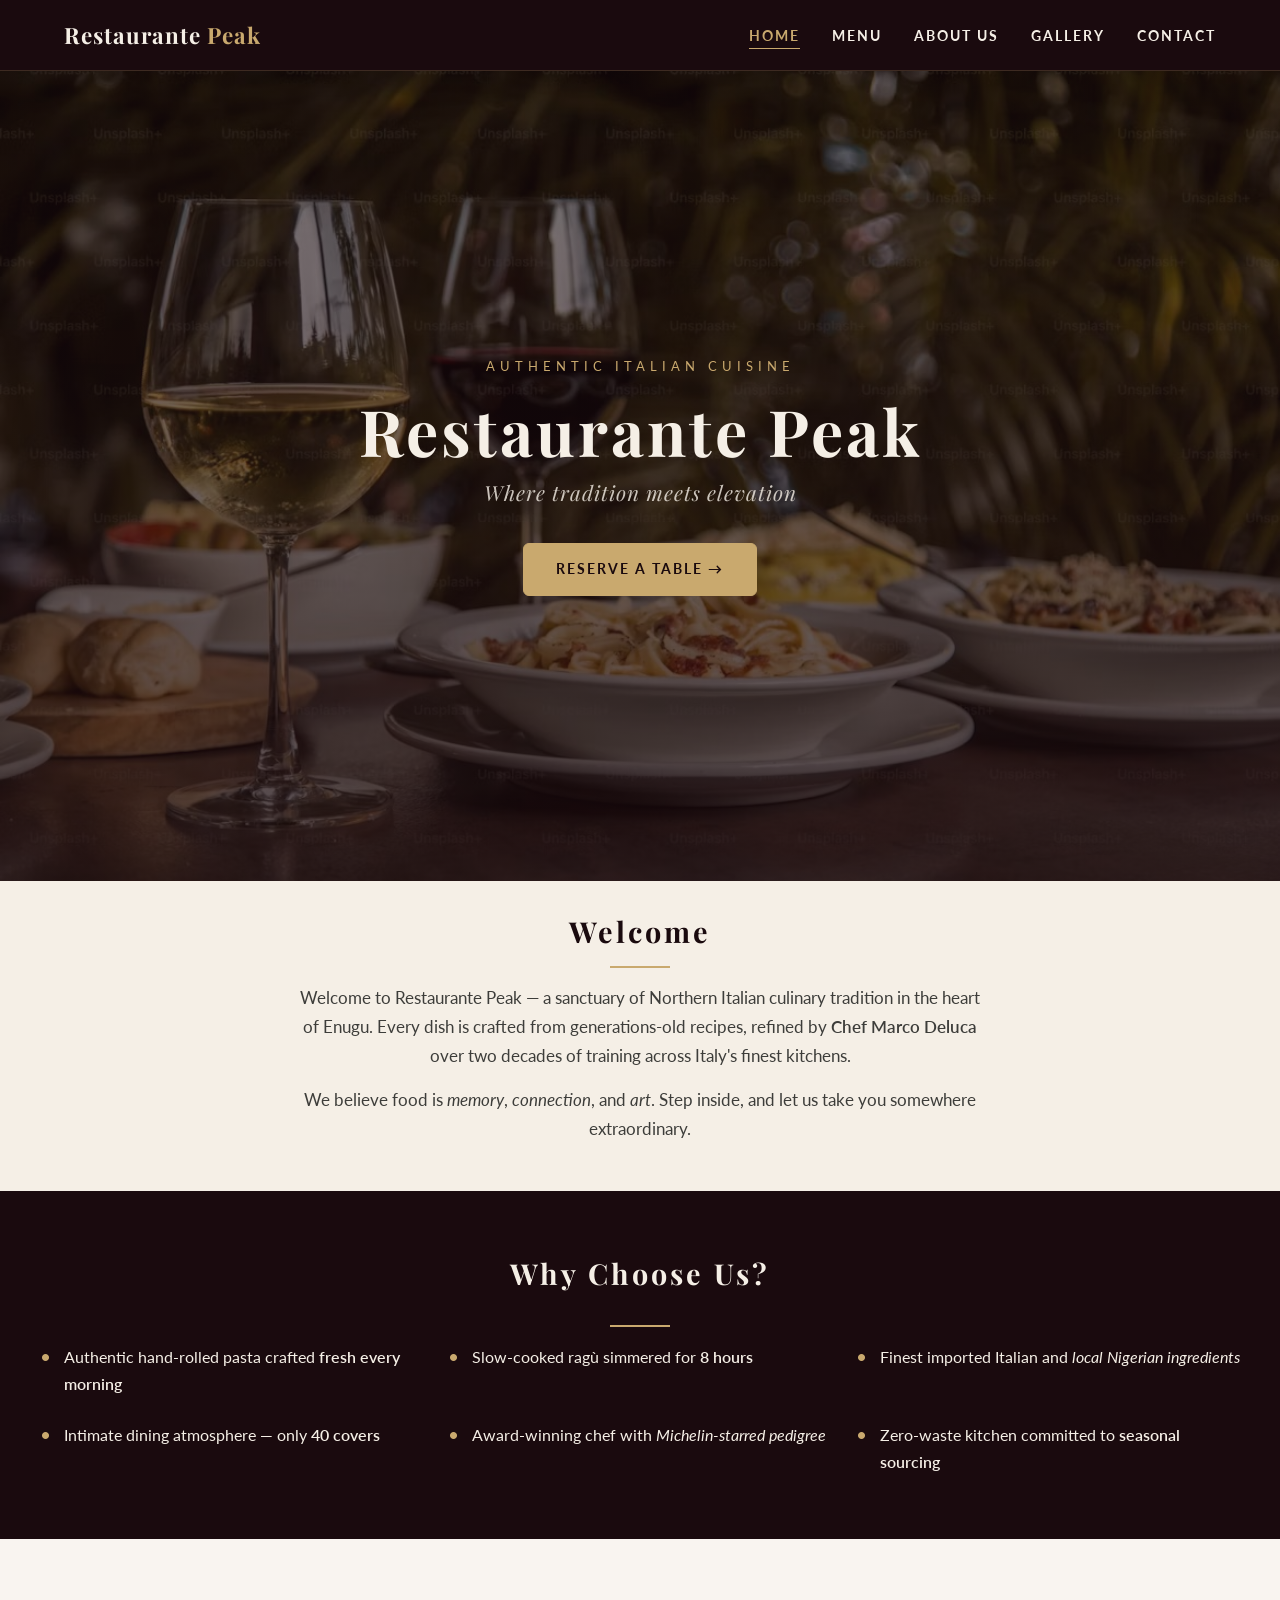
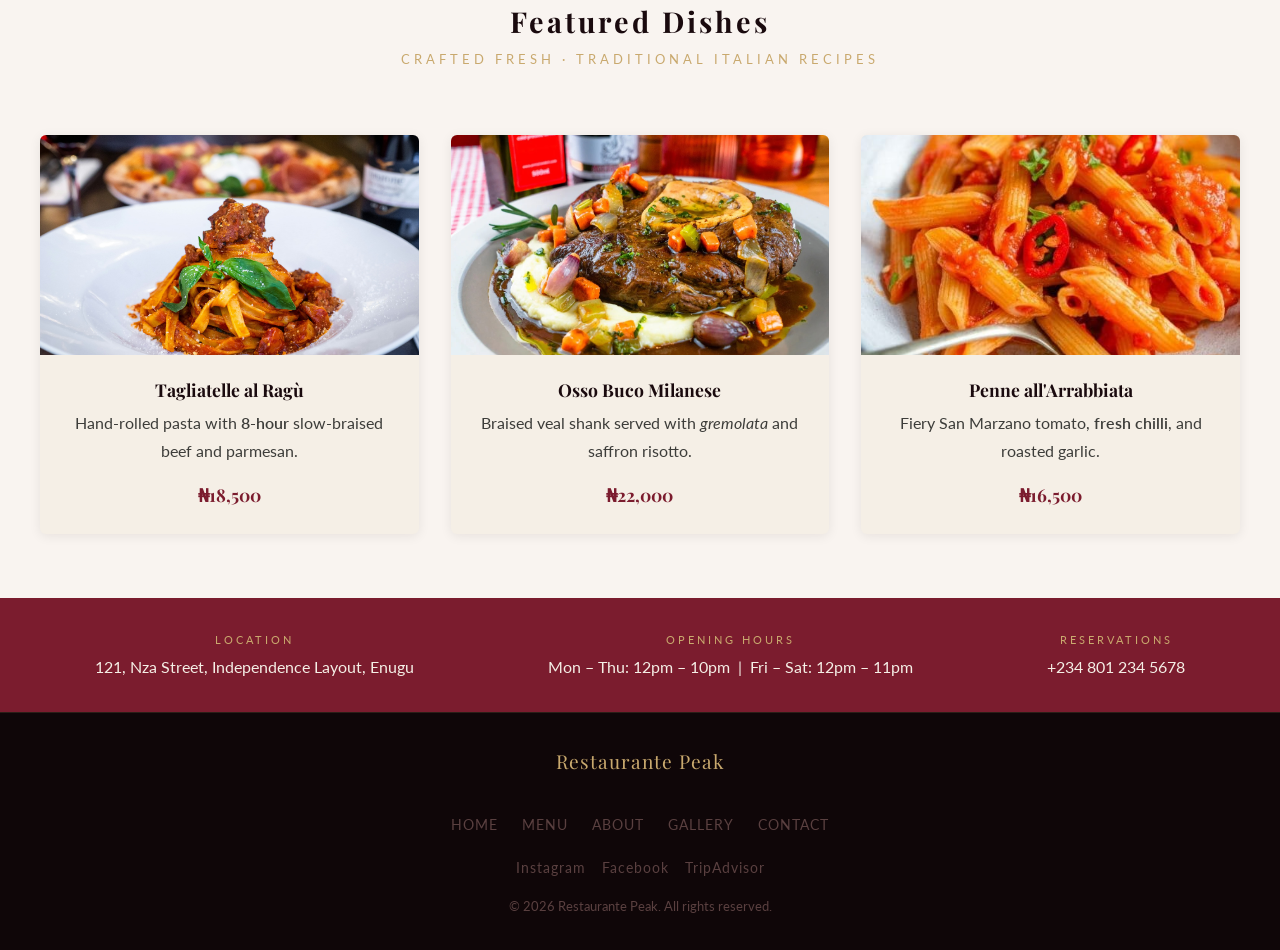
<file: index.html>
<!-- 
   index.html built by Gabriel Njoku
-->
   
<!DOCTYPE html>
<html lang="en">
<head>
  <meta charset="UTF-8" />
  <meta name="viewport" content="width=device-width, initial-scale=1.0" />
  <meta name="description" content="Restaurante Peak — Authentic Northern Italian Cuisine in Enugu. Reserve your table today." />
  <title>Restaurante Peak — Home</title>

  <!-- Google Fonts (also imported in style.css — kept here for faster paint) -->
  <link rel="preconnect" href="https://fonts.googleapis.com" />
  <link rel="preconnect" href="https://fonts.gstatic.com" crossorigin />
  <link href="https://fonts.googleapis.com/css2?family=Playfair+Display:ital,wght@0,400;0,600;0,700;1,400&family=Lato:wght@300;400;700&display=swap" rel="stylesheet" />

  <!-- CSS -->
  <link rel="stylesheet" href="css/style.css" />
  <link rel="stylesheet" href="css/nav.css" />
  <link rel="stylesheet" href="css/index.css" />
</head>

<body id="page-home">

  <!-- =========================================================
       HEADER & NAV
       ========================================================= -->
    <header role="banner">
    <div class="nav-inner">

        <a href="index.html" class="logo">Restaurante <span>Peak</span></a>

        <!-- Checkbox holds the open/closed state — hidden visually -->
        <input type="checkbox" id="nav-toggle" class="nav-checkbox" />

        <!-- Label IS the hamburger — clicking it toggles the checkbox -->
        <label for="nav-toggle" class="nav-toggle" aria-label="Toggle navigation">
        <span></span>
        <span></span>
        <span></span>
        </label>

        <nav role="navigation" aria-label="main">
        <ul>
            <li><a href="index.html" class="active">Home</a></li>
            <li><a href="menu.html">Menu</a></li>
            <li><a href="about.html">About Us</a></li>
            <li><a href="gallery.html">Gallery</a></li>
            <li><a href="contact.html">Contact</a></li>
        </ul>
        </nav>

    </div>
    </header>
  <!-- =========================================================
       MAIN CONTENT
       ========================================================= -->
  <main>

    <!-- -------------------------------------------------------
         HERO
         ------------------------------------------------------- -->
    <section class="hero" aria-label="Hero banner">
      <img
        class="hero-image"
        src="images/hero.jpg"
        alt="Elegant restaurant interior with warm candlelight and white-clothed tables"
      />
      <div class="hero-overlay" aria-hidden="true"></div>
      <div class="hero-content">
        <span class="hero-tagline">Authentic Italian Cuisine</span>
        <h1>Restaurante Peak</h1>
        <p class="hero-sub">Where tradition meets elevation</p>
        <a href="contact.html" class="btn btn-primary">Reserve a Table &rarr;</a>
      </div>
    </section>

    <!-- -------------------------------------------------------
         HOME SECTION — Welcome + Why Choose Us
         ------------------------------------------------------- -->
    <section id="home">
      <div class="home-inner">
        <h2 class="page-title">Welcome</h2>
        <hr class="gold-divider" />

        <p>
          Welcome to Restaurante Peak — a sanctuary of Northern Italian culinary tradition in the
          heart of Enugu. Every dish is crafted from generations-old recipes, refined by
          <strong>Chef Marco Deluca</strong> over two decades of training across Italy's finest kitchens.
        </p>

        <p>
          We believe food is <em>memory</em>, <em>connection</em>, and <em>art</em>. Step inside,
          and let us take you somewhere extraordinary.
        </p>
      </div>
    </section>

    <!-- -------------------------------------------------------
         WHY CHOOSE US
         ------------------------------------------------------- -->
    <section class="why-choose-us" aria-label="Why choose us">
      <h2 class="page-title" style="color: var(--color-cream);">Why Choose Us?</h2>
      <hr class="gold-divider" />

      <ul>
        <li>Authentic hand-rolled pasta crafted <strong>fresh every morning</strong></li>
        <li>Slow-cooked ragù simmered for <strong>8 hours</strong></li>
        <li>Finest imported Italian and <em>local Nigerian ingredients</em></li>
        <li>Intimate dining atmosphere — only <strong>40 covers</strong></li>
        <li>Award-winning chef with <em>Michelin-starred pedigree</em></li>
        <li>Zero-waste kitchen committed to <strong>seasonal sourcing</strong></li>
      </ul>
    </section>

    <!-- -------------------------------------------------------
         FEATURED DISHES — 3-column CSS Grid
         ------------------------------------------------------- -->
    <section class="featured-dishes" aria-label="Featured dishes">
      <h2 class="page-title">Featured Dishes</h2>
      <p class="page-subtitle">Crafted fresh · Traditional Italian recipes</p>

      <div class="dishes-grid">

        <article class="dish-card">
          <img src="images/tagliatelle.jpg" alt="Tagliatelle al Ragù — hand-rolled pasta with slow-braised beef" />
          <div class="dish-card-body">
            <h3>Tagliatelle al Ragù</h3>
            <p>Hand-rolled pasta with <strong>8-hour</strong> slow-braised beef and parmesan.</p>
            <span class="dish-price">₦18,500</span>
          </div>
        </article>

        <article class="dish-card">
          <img src="images/osso-buco-milanese.jpg" alt="Osso Buco Milanese — braised veal shank with gremolata" />
          <div class="dish-card-body">
            <h3>Osso Buco Milanese</h3>
            <p>Braised veal shank served with <em>gremolata</em> and saffron risotto.</p>
            <span class="dish-price">₦22,000</span>
          </div>
        </article>

        <article class="dish-card">
          <img src="images/penne- all-arrabbiata.jpg" alt="Penne all'Arrabbiata — fiery tomato and garlic pasta" />
          <div class="dish-card-body">
            <h3>Penne all'Arrabbiata</h3>
            <p>Fiery San Marzano tomato, <strong>fresh chilli</strong>, and roasted garlic.</p>
            <span class="dish-price">₦16,500</span>
          </div>
        </article>

      </div>
    </section>

    <!-- -------------------------------------------------------
         INFO STRIP
         ------------------------------------------------------- -->
    <section class="info-strip" aria-label="Quick information">
      <div class="info-strip-inner">

        <div class="info-strip-item">
          <span>Location</span>
          <p>121, Nza Street, Independence Layout, Enugu</p>
        </div>

        <div class="info-strip-item">
          <span>Opening Hours</span>
          <p>Mon – Thu: 12pm – 10pm &nbsp;|&nbsp; Fri – Sat: 12pm – 11pm</p>
        </div>

        <div class="info-strip-item">
          <span>Reservations</span>
          <p>+234 801 234 5678</p>
        </div>

      </div>
    </section>

  </main>

  <!-- =========================================================
       FOOTER
       ========================================================= -->
  <footer>
    <div class="footer-inner">
      <p class="footer-logo">Restaurante Peak</p>

      <ul class="footer-links">
        <li><a href="index.html">Home</a></li>
        <li><a href="menu.html">Menu</a></li>
        <li><a href="about.html">About</a></li>
        <li><a href="gallery.html">Gallery</a></li>
        <li><a href="contact.html">Contact</a></li>
      </ul>

      <ul class="footer-social">
        <li><a href="#" target="_blank" rel="noopener noreferrer">Instagram</a></li>
        <li><a href="#" target="_blank" rel="noopener noreferrer">Facebook</a></li>
        <li><a href="#" target="_blank" rel="noopener noreferrer">TripAdvisor</a></li>
      </ul>

      <p class="footer-copy">&copy; 2026 Restaurante Peak. All rights reserved.</p>
    </div>
  </footer>

</body>
</html>
</file>
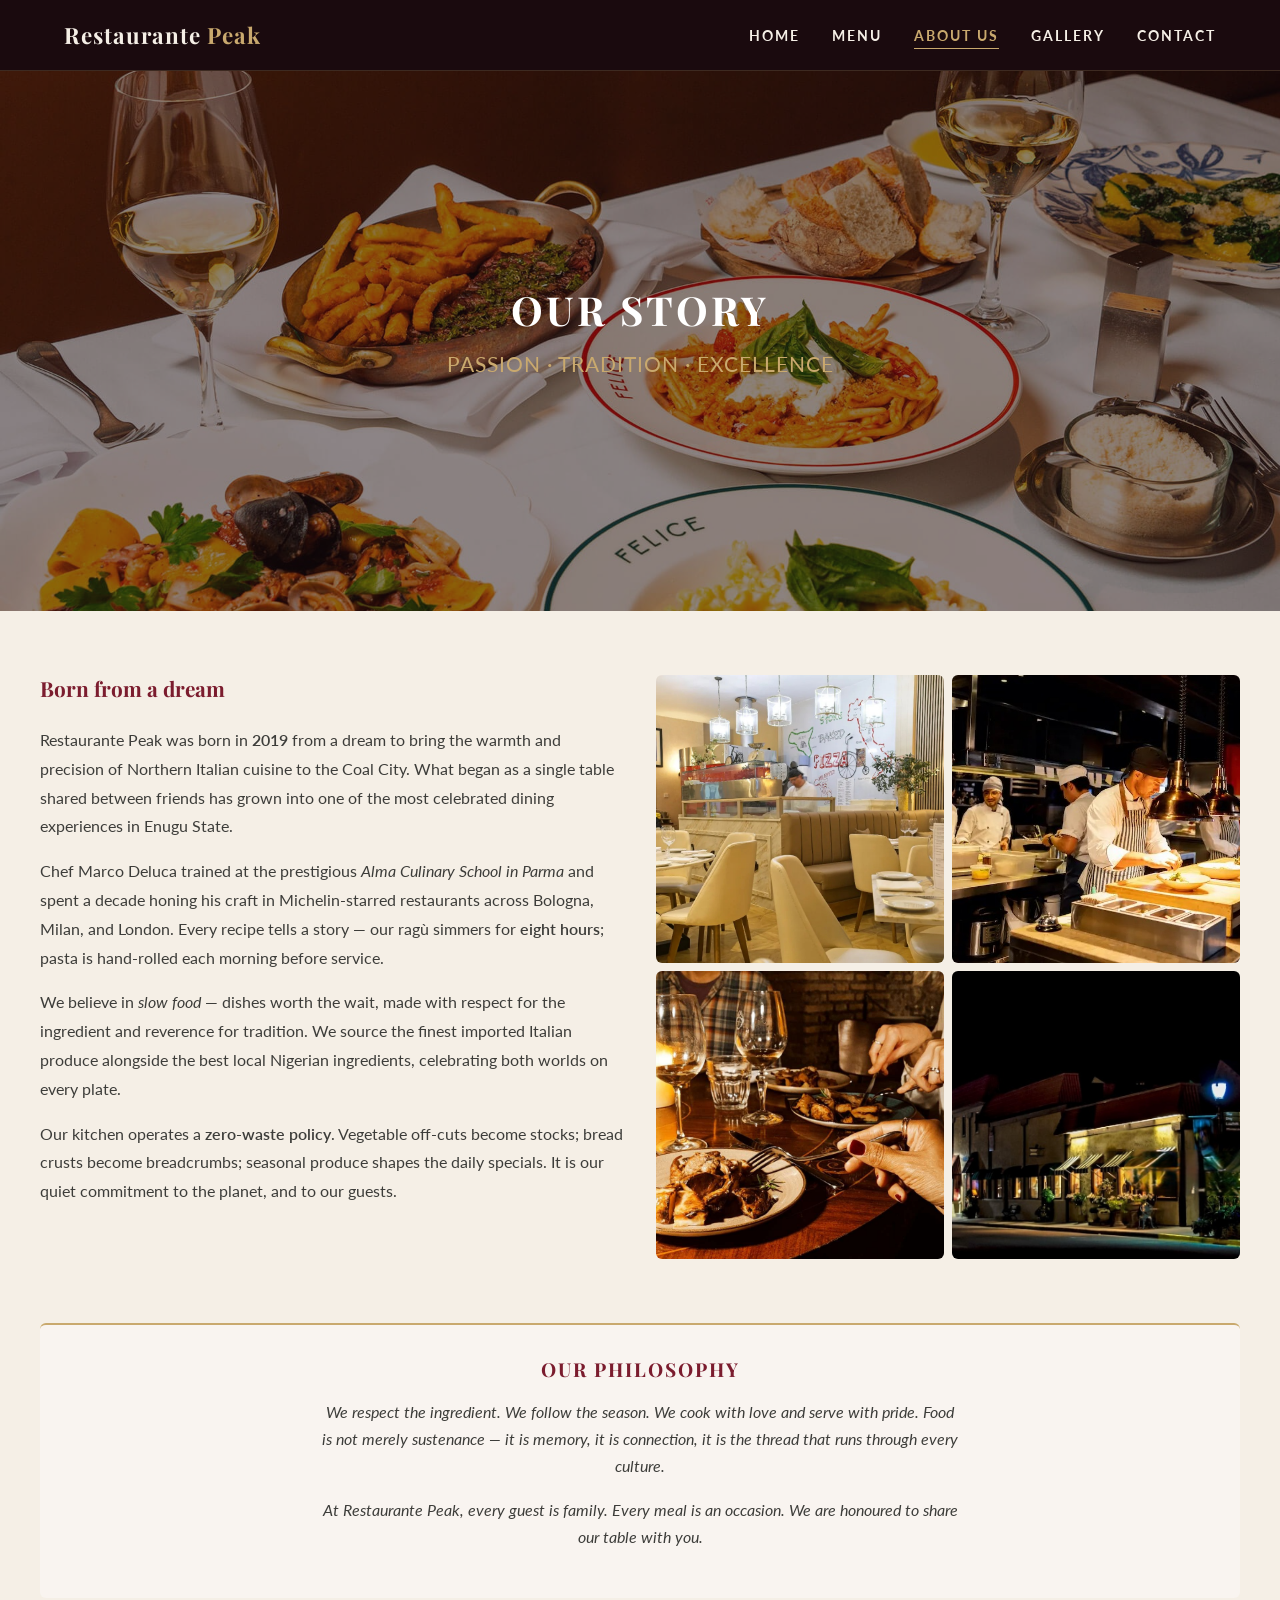
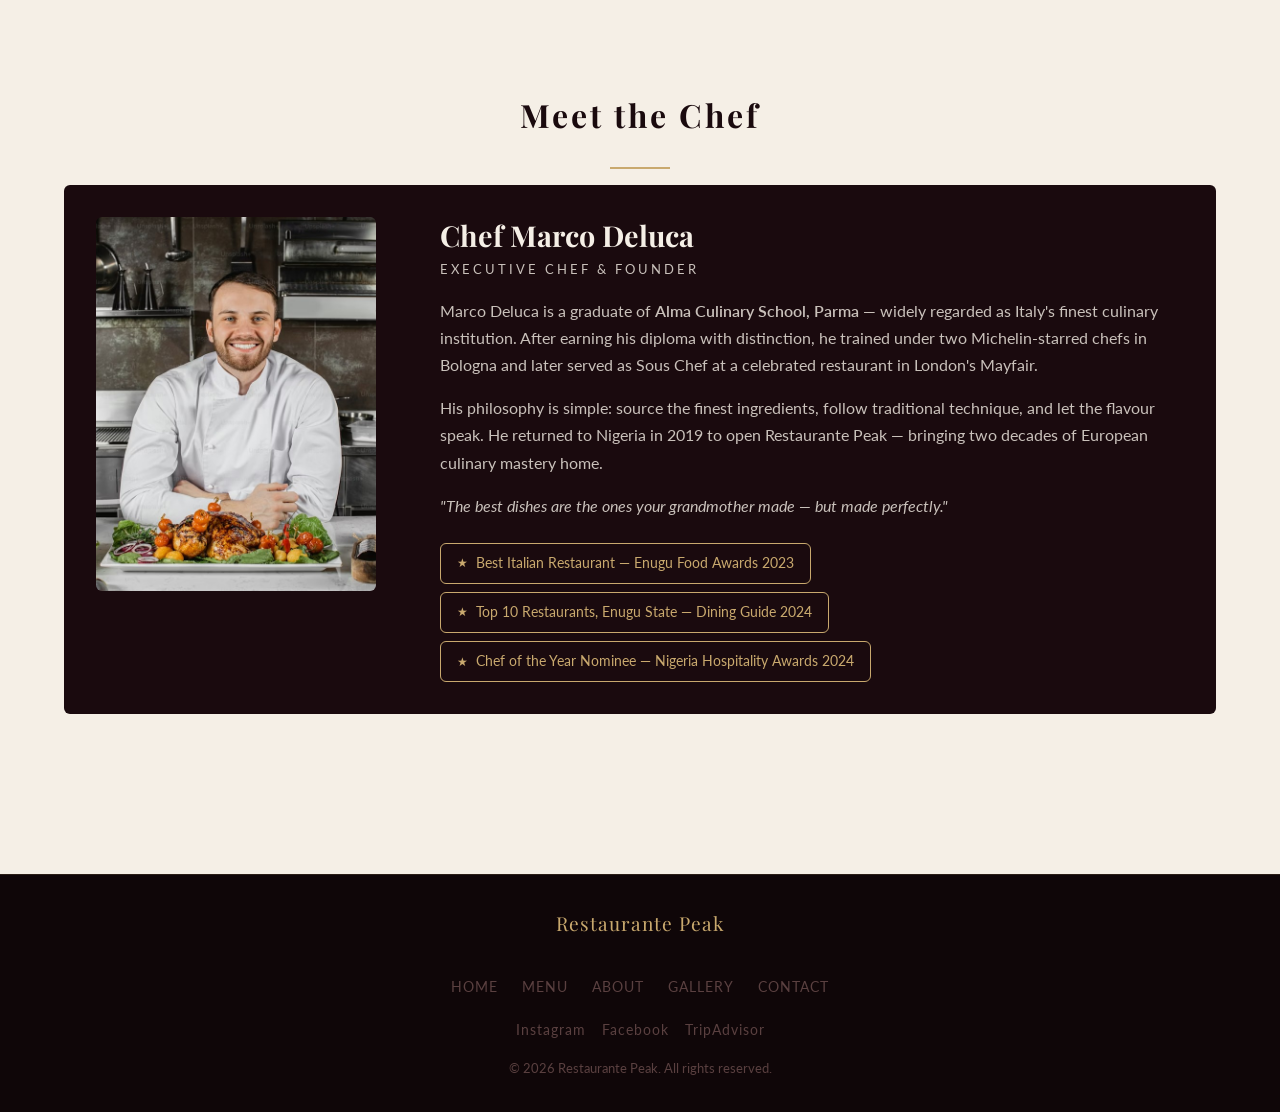
<file: about.html>
<!-- 
   about.html redesignned by Gabriel Njoku
-->
   
<!DOCTYPE html>
<html lang="en">
<head>
  <meta charset="UTF-8" />
  <meta name="viewport" content="width=device-width, initial-scale=1.0" />
  <meta name="description" content="Our story — Restaurante Peak was born from a dream to bring Northern Italian cuisine to Port Harcourt. Meet Chef Marco Deluca." />
  <title>Restaurante Peak — About Us</title>

  <link rel="preconnect" href="https://fonts.googleapis.com" />
  <link rel="preconnect" href="https://fonts.gstatic.com" crossorigin />
  <link href="https://fonts.googleapis.com/css2?family=Playfair+Display:ital,wght@0,400;0,600;0,700;1,400&family=Lato:wght@300;400;700&display=swap" rel="stylesheet" />

  <!-- CSS -->
  <link rel="stylesheet" href="css/style.css" />
  <link rel="stylesheet" href="css/nav.css" />
  <link rel="stylesheet" href="css/about.css" />
</head>
<body id="page-about">

  <!-- =========================================================
       HEADER & NAV
       ========================================================= -->
  <header role="banner">
    <div class="nav-inner">

      <a href="index.html" class="logo">Restaurante <span>Peak</span></a>

        <!-- Checkbox holds the open/closed state — hidden visually -->
        <input type="checkbox" id="nav-toggle" class="nav-checkbox" />

        <!-- Label IS the hamburger container— clicking it toggles the checkbox -->
        <label for="nav-toggle" class="nav-toggle" aria-label="Toggle navigation">
        <span></span>
        <span></span>
        <span></span>
        </label>

      <nav role="navigation" aria-label="main">
        <ul>
          <li><a href="index.html">Home</a></li>
          <li><a href="menu.html">Menu</a></li>
          <li><a href="about.html" class="active">About Us</a></li>
          <li><a href="gallery.html">Gallery</a></li>
          <li><a href="contact.html">Contact</a></li>
        </ul>
      </nav>

    </div>
  </header>

  <!-- =========================================================
       MAIN CONTENT
       ========================================================= -->
  <main>

    <!-- HERO SECTION -->
    <section class="hero">
        <h1>OUR STORY</h1>
        <p>PASSION &middot; TRADITION &middot; EXCELLENCE</p>
        <div class="overlay"></div>
    </section>

    <section id="about">
      <div class="about-inner">

        <!-- -------------------------------------------------------
             STORY GRID: text left | 2x2 photos right
             ------------------------------------------------------- -->
        <div class="story-grid">

          <!-- Left: Story Text -->
          <div class="story-text">
            <h3>Born from a dream</h3>

            <p>
              Restaurante Peak was born in <strong>2019</strong> from a dream to bring the warmth
              and precision of Northern Italian cuisine to the Coal City. What began as a single
              table shared between friends has grown into one of the most celebrated dining
              experiences in Enugu State.
            </p>

            <p>
              Chef Marco Deluca trained at the prestigious <em>Alma Culinary School in Parma</em>
              and spent a decade honing his craft in Michelin-starred restaurants across Bologna,
              Milan, and London. Every recipe tells a story — our ragù simmers for
              <strong>eight hours</strong>; pasta is hand-rolled each morning before service.
            </p>

            <p>
              We believe in <em>slow food</em> — dishes worth the wait, made with respect for the
              ingredient and reverence for tradition. We source the finest imported Italian
              produce alongside the best local Nigerian ingredients, celebrating both worlds on
              every plate.
            </p>

            <p>
              Our kitchen operates a <strong>zero-waste policy</strong>. Vegetable off-cuts become
              stocks; bread crusts become breadcrumbs; seasonal produce shapes the daily specials.
              It is our quiet commitment to the planet, and to our guests.
            </p>
          </div>

          <!-- Right: 2×2 Photo Grid -->
          <div class="photo-grid">
            <img src="images/dining.jpg" alt="Warm-lit dining room with timber tables and soft candlelight" />
            <img src="images/open-kitchen.jpg" alt="Open kitchen with chef plating a dish at the pass" />
            <img src="images/gallery/gallery-3.jpg" alt="Guests enjoying an intimate dinner at Restaurante Peak" />
            <img src="images/gallery/gallery-6.jpg" alt="Exterior entrance of Restaurante Peak at night" />
          </div>

        </div><!-- /.story-grid -->

        <!-- -------------------------------------------------------
             PHILOSOPHY SECTION
             ------------------------------------------------------- -->
        <div class="philosophy">
          <h3>Our Philosophy</h3>
          <p>
            We respect the ingredient. We follow the season. We cook with love and serve with pride.
            Food is not merely sustenance — it is <em>memory</em>, it is <em>connection</em>,
            it is the thread that runs through every culture.
          </p>
          <p>
            At Restaurante Peak, every guest is family. Every meal is an occasion.
            We are honoured to share our table with you.
          </p>
        </div>

        <!-- -------------------------------------------------------
             CHEF SECTION
             ------------------------------------------------------- -->
        <section class="chef-section" aria-label="Meet the chef">
          <h2 class="page-title">Meet the Chef</h2>
          <hr class="gold-divider" />

          <div class="chef-card">

            <!-- Chef Portrait -->
            <div class="chef-img-wrap">
              <img
                class="chef-img"
                src="images/chef-maco.jpg"
                alt="Chef Marco Deluca, Executive Chef and Founder of Restaurante Peak"
              />
            </div>

            <!-- Chef Bio -->
            <div class="chef-bio">
              <h3>Chef Marco Deluca</h3>
              <p class="chef-role">Executive Chef &amp; Founder</p>

              <p>
                Marco Deluca is a graduate of <strong>Alma Culinary School, Parma</strong> — widely
                regarded as Italy's finest culinary institution. After earning his diploma with
                distinction, he trained under two Michelin-starred chefs in Bologna and later
                served as Sous Chef at a celebrated restaurant in London's Mayfair.
              </p>

              <p>
                His philosophy is simple: source the finest ingredients, follow traditional
                technique, and let the flavour speak. He returned to Nigeria in 2019 to open
                Restaurante Peak — bringing two decades of European culinary mastery home.
              </p>

              <p>
                <em>"The best dishes are the ones your grandmother made — but made perfectly."</em>
              </p>

              <!-- Awards -->
              <div class="awards-list" aria-label="Awards and recognition">
                <div class="award">Best Italian Restaurant — Enugu Food Awards 2023</div>
                <div class="award">Top 10 Restaurants, Enugu State — Dining Guide 2024</div>
                <div class="award">Chef of the Year Nominee — Nigeria Hospitality Awards 2024</div>
              </div>

            </div><!-- /.chef-bio -->

          </div><!-- /.chef-card -->

        </section><!-- /.chef-section -->

      </div><!-- /.about-inner -->
    </section><!-- /#about -->

  </main>

  <!-- =========================================================
       FOOTER
       ========================================================= -->
  <footer>
    <div class="footer-inner">
      <p class="footer-logo">Restaurante Peak</p>

      <ul class="footer-links">
        <li><a href="index.html">Home</a></li>
        <li><a href="menu.html">Menu</a></li>
        <li><a href="about.html">About</a></li>
        <li><a href="gallery.html">Gallery</a></li>
        <li><a href="contact.html">Contact</a></li>
      </ul>

      <ul class="footer-social">
        <li><a href="#" target="_blank" rel="noopener noreferrer">Instagram</a></li>
        <li><a href="#" target="_blank" rel="noopener noreferrer">Facebook</a></li>
        <li><a href="#" target="_blank" rel="noopener noreferrer">TripAdvisor</a></li>
      </ul>

      <p class="footer-copy">&copy; 2026 Restaurante Peak. All rights reserved.</p>
    </div>
  </footer>

</body>
</html>
</file>
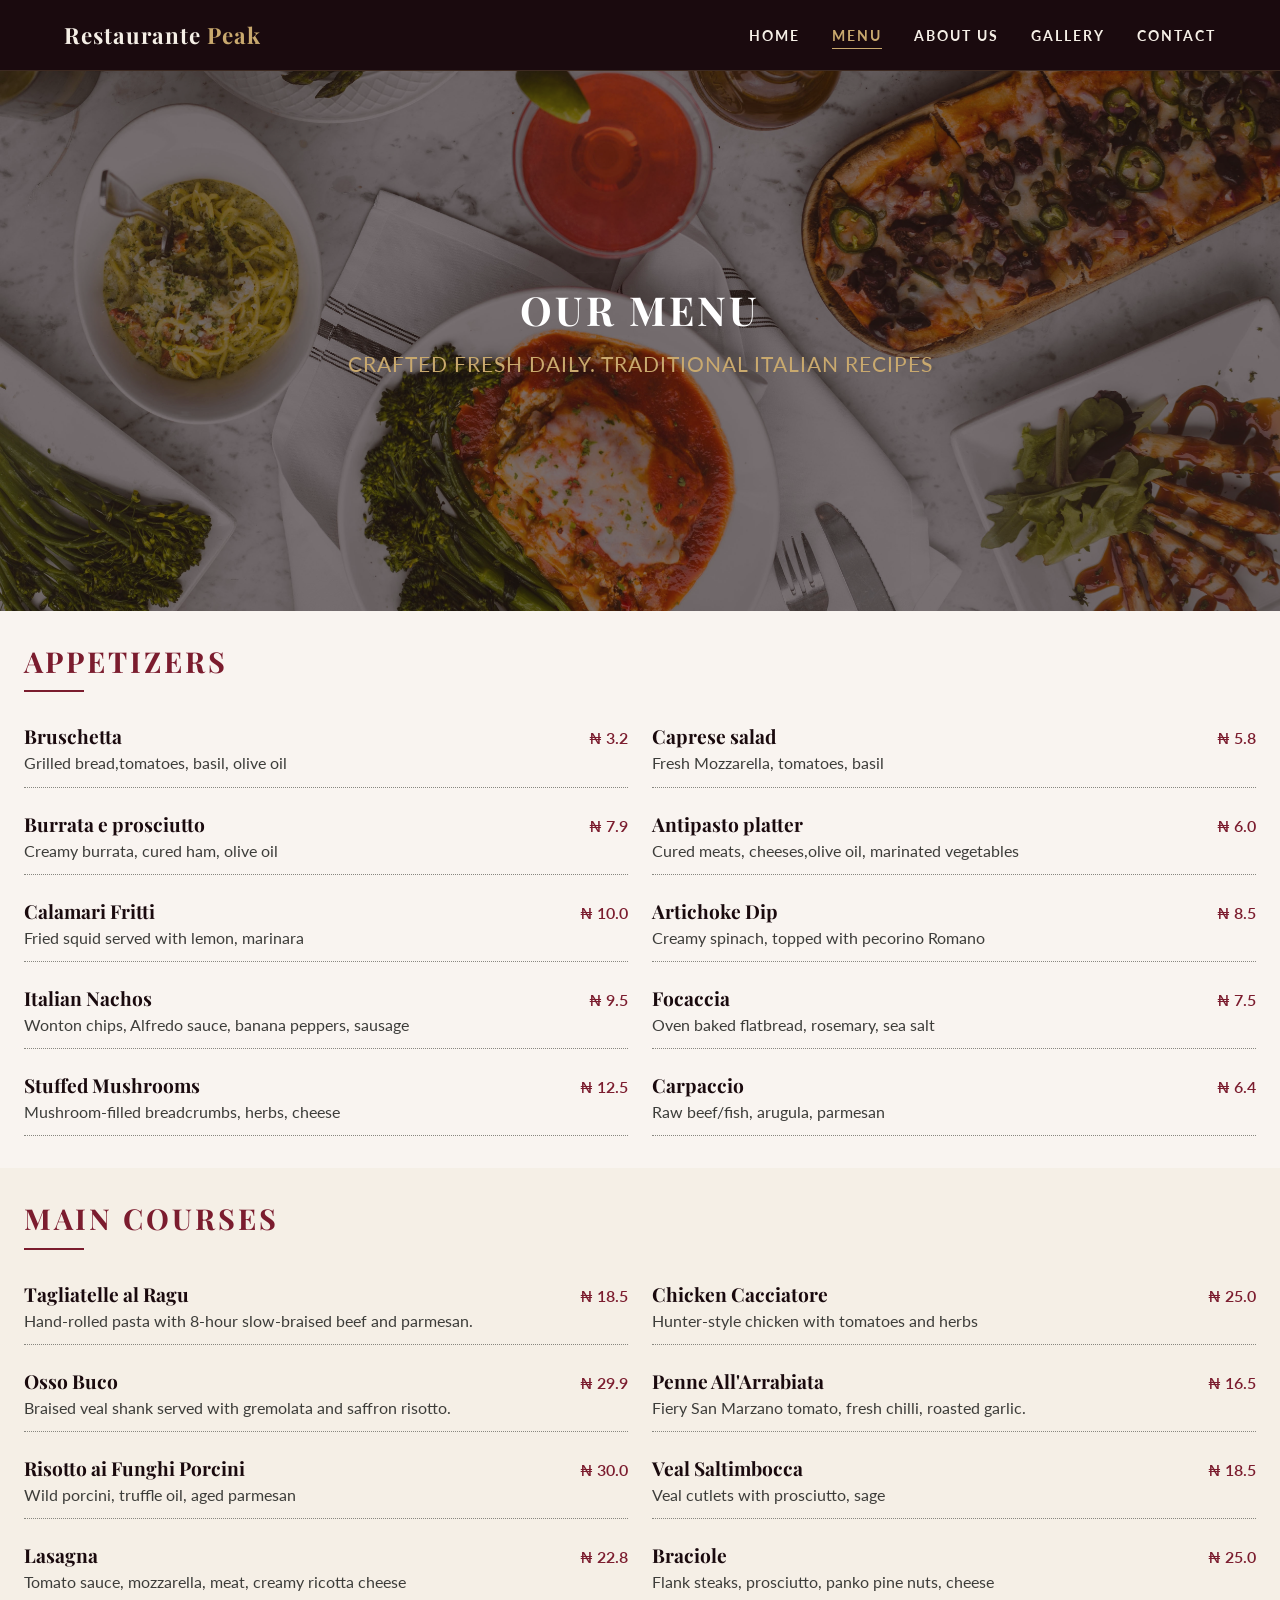
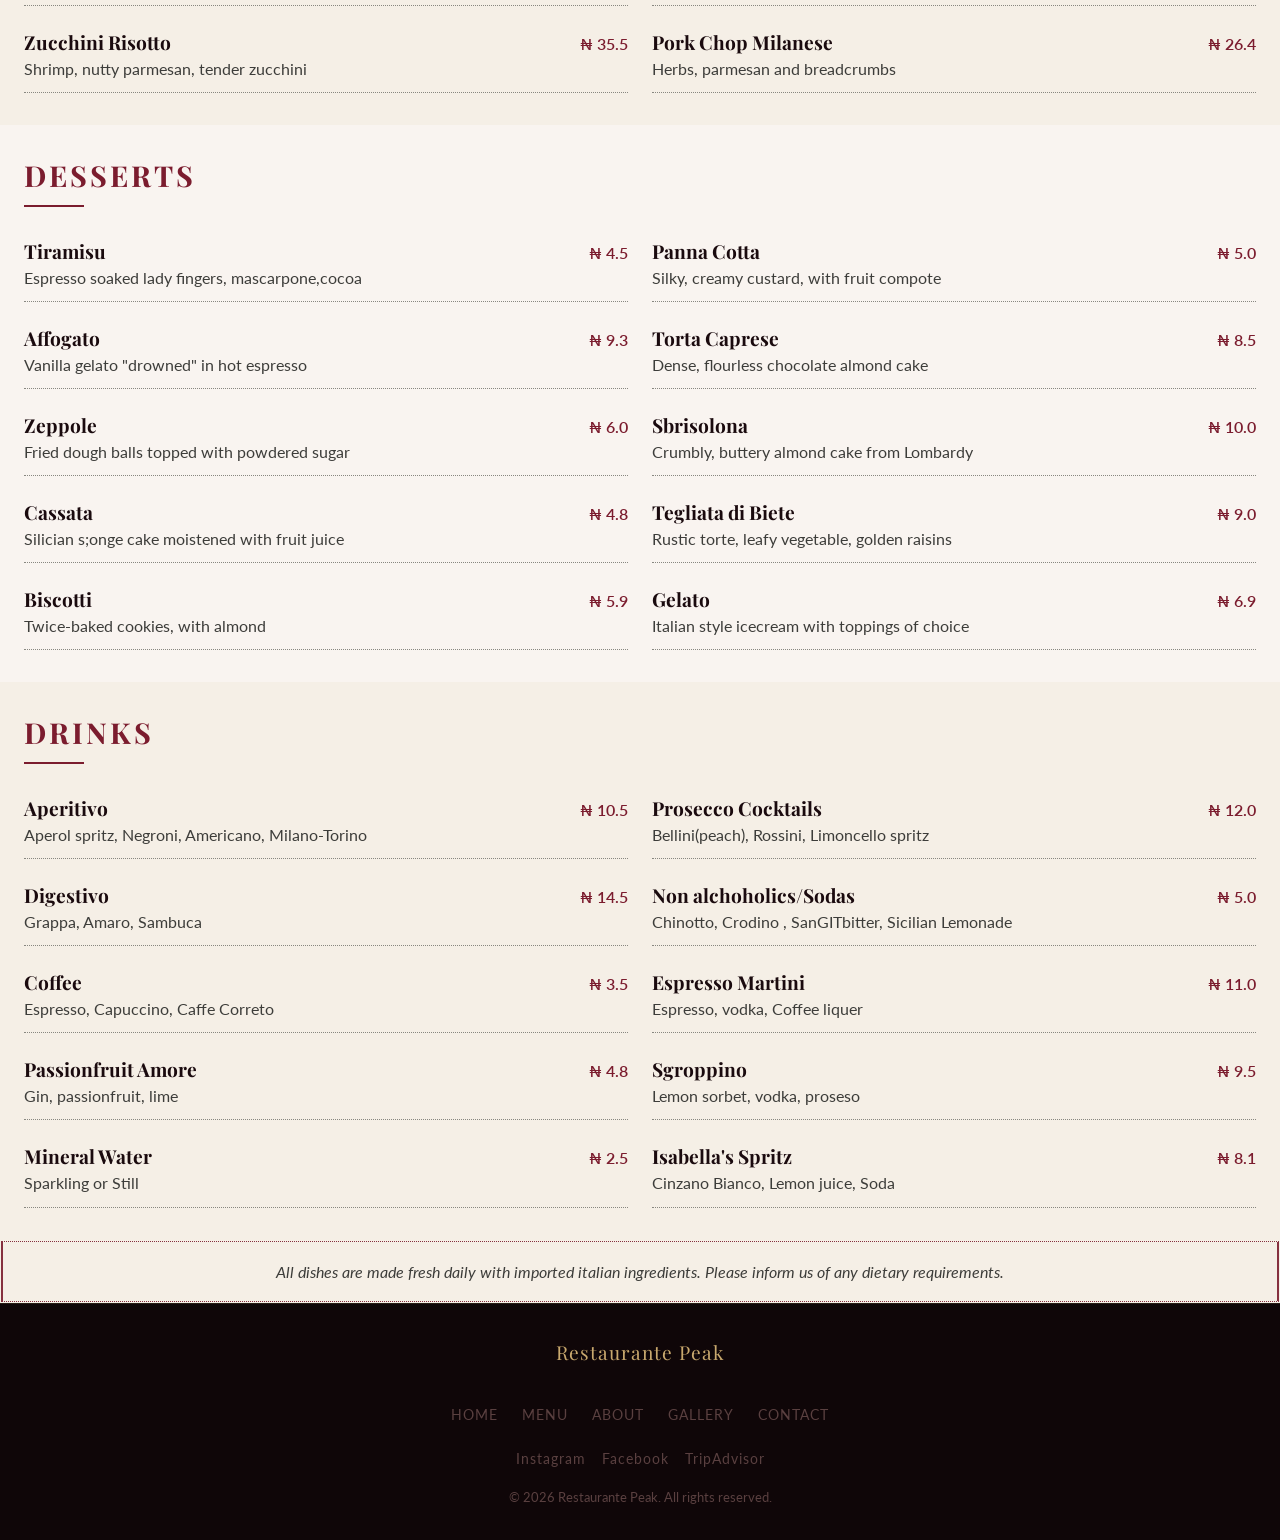
<file: menu.html>
<!-- menu page built by ECHEBIMA VICTORIA UCHENNA -->

<!DOCTYPE html>
<html lang="en">

<head>
    <meta charset="UTF-8">
    <meta http-equiv="X-UA-Compatible" content="IE=edge">
    <meta name="viewport" content="width=device-width, initial-scale=1.0">
    <title>Menu Page</title>
    <link rel="stylesheet" href="./css/style.css">
    <link rel="stylesheet" href="./css/nav.css">
    <link rel="stylesheet" href="./css/menu.css">

</head>

<body id="page-menu">

    <!-- =========================================================
       HEADER & NAV
       ========================================================= -->
    <header role="banner">
        <div class="nav-inner">

            <a href="index.html" class="logo">Restaurante <span>Peak</span></a>

            <!-- Checkbox holds the open/closed state — hidden visually -->
            <input type="checkbox" id="nav-toggle" class="nav-checkbox" />

            <!-- Label IS the hamburger — clicking it toggles the checkbox -->
            <label for="nav-toggle" class="nav-toggle" aria-label="Toggle navigation">
                <span></span>
                <span></span>
                <span></span>
            </label>

            <nav role="navigation" aria-label="main">
                <ul>
                    <li><a href="index.html" class="active">Home</a></li>
                    <li><a href="menu.html">Menu</a></li>
                    <li><a href="about.html">About Us</a></li>
                    <li><a href="gallery.html">Gallery</a></li>
                    <li><a href="contact.html">Contact</a></li>
                </ul>
            </nav>

        </div>
    </header>

    <!-- MAIN SECTION  -->
    <main>

        <!-- HERO SECTION -->
        <section class="hero">
            <h1>OUR MENU</h1>
            <p>CRAFTED FRESH DAILY. TRADITIONAL ITALIAN RECIPES</p>
            <div class="overlay"></div>
        </section>

        <!-- APPETIZERS -->
        <section class="menu-section">
            <h2 class="section-title">APPETIZERS</h2>
            <div class="menu-grid">
                <div class="menu-item">
                    <div>
                        <h3>Bruschetta</h3>
                        <p>Grilled bread,tomatoes, basil, olive oil</p>
                    </div>
                    <span class="price">&#8358;
                        3.2</span>
                </div>

                <div class="menu-item">

                    <div>
                        <h3>Caprese salad</h3>
                        <p>Fresh Mozzarella, tomatoes, basil</p>
                    </div>
                    <span class="price">&#8358;
                        5.8</span>
                </div>

                <div class="menu-item">
                    <div>
                        <h3>Burrata e prosciutto</h3>
                        <p>Creamy burrata, cured ham, olive oil</p>
                    </div>
                    <span class="price">&#8358;
                        7.9</span>
                </div>


                <div class="menu-item">
                    <div>
                        <h3>Antipasto platter</h3>
                        <p>Cured meats, cheeses,olive oil, marinated vegetables</p>
                    </div>
                    <span class="price">&#8358;
                        6.0</span>

                </div>


                <div class="menu-item">
                    <div>
                        <h3>Calamari Fritti</h3>
                        <p>Fried squid served with lemon, marinara</p>
                    </div>
                    <span class="price">&#8358;
                        10.0</span>

                </div>


                <div class="menu-item">

                    <div>
                        <h3>Artichoke Dip</h3>
                        <p>Creamy spinach, topped with pecorino Romano</p>
                    </div>
                    <span class="price">&#8358;
                        8.5</span>

                </div>

                <div class="menu-item">
                    <div>
                        <h3>Italian Nachos</h3>
                        <p>Wonton chips, Alfredo sauce, banana peppers, sausage</p>
                    </div>
                    <span class="price">&#8358;
                        9.5</span>

                </div>

                <div class="menu-item">

                    <div>
                        <h3>Focaccia</h3>
                        <p>Oven baked flatbread, rosemary, sea salt</p>
                    </div>
                    <span class="price">&#8358;
                        7.5</span>
                </div>


                <div class="menu-item">
                    <div>
                        <h3>Stuffed Mushrooms</h3>
                        <p>Mushroom-filled breadcrumbs, herbs, cheese</p>
                    </div>
                    <span class="price"> &#8358;
                        12.5</span>

                </div>

                <div class="menu-item">
                    <div>
                        <h3>Carpaccio</h3>
                        <p> Raw beef/fish, arugula, parmesan</p>
                    </div>
                    <span class="price">&#8358;
                        6.4</span>
                </div>

            </div>


        </section>


        <!-- MAIN COURSES -->
        <section class="menu-section">
            <h2 class="section-title">MAIN COURSES</h2>
            <div class="menu-grid">
                <div class="menu-item">
                    <div>
                        <h3>Tagliatelle al Ragu</h3>
                        <p>Hand-rolled pasta with 8-hour slow-braised beef and parmesan.</p>
                    </div>
                    <span class="price">&#8358;
                        18.5</span>
                </div>

                <div class="menu-item">

                    <div>
                        <h3>Chicken Cacciatore</h3>
                        <p>Hunter-style chicken with tomatoes and herbs</p>
                    </div>
                    <span class="price">&#8358;
                        25.0</span>
                </div>

                <div class="menu-item">
                    <div>
                        <h3>Osso Buco</h3>
                        <p>Braised veal shank served with gremolata and saffron risotto.</p>
                    </div>
                    <span class="price">&#8358;
                        29.9</span>
                </div>


                <div class="menu-item">
                    <div>
                        <h3>Penne All'Arrabiata</h3>
                        <p>Fiery San Marzano tomato, fresh chilli, roasted garlic.</p>
                    </div>
                    <span class="price">&#8358;
                        16.5</span>

                </div>


                <div class="menu-item">
                    <div>
                        <h3>Risotto ai Funghi Porcini</h3>
                        <p>Wild porcini, truffle oil, aged parmesan</p>
                    </div>
                    <span class="price">&#8358;
                        30.0</span>

                </div>


                <div class="menu-item">

                    <div>
                        <h3>Veal Saltimbocca</h3>
                        <p>Veal cutlets with prosciutto, sage</p>
                    </div>
                    <span class="price">&#8358;
                        18.5</span>

                </div>

                <div class="menu-item">
                    <div>
                        <h3>Lasagna</h3>
                        <p>Tomato sauce, mozzarella, meat, creamy ricotta cheese</p>
                    </div>
                    <span class="price">&#8358;
                        22.8</span>

                </div>

                <div class="menu-item">

                    <div>
                        <h3>Braciole</h3>
                        <p>Flank steaks, prosciutto, panko pine nuts, cheese</p>
                    </div>
                    <span class="price">&#8358;
                        25.0</span>
                </div>


                <div class="menu-item">
                    <div>
                        <h3>Zucchini Risotto</h3>
                        <p>Shrimp, nutty parmesan, tender zucchini</p>
                    </div>
                    <span class="price"> &#8358;
                        35.5</span>

                </div>

                <div class="menu-item">
                    <div>
                        <h3>Pork Chop Milanese</h3>
                        <p> Herbs, parmesan and breadcrumbs</p>
                    </div>
                    <span class="price"> &#8358;
                        26.4</span>
                </div>

            </div>


        </section>


        <!-- DESSERTS -->
        <section class="menu-section">
            <h2 class="section-title">DESSERTS</h2>
            <div class="menu-grid">
                <div class="menu-item">
                    <div>
                        <h3>Tiramisu</h3>
                        <p>Espresso soaked lady fingers, mascarpone,cocoa</p>
                    </div>
                    <span class="price">&#8358;
                        4.5</span>
                </div>

                <div class="menu-item">

                    <div>
                        <h3>Panna Cotta</h3>
                        <p>Silky, creamy custard, with fruit compote</p>
                    </div>
                    <span class="price">&#8358;
                        5.0</span>
                </div>

                <div class="menu-item">
                    <div>
                        <h3>Affogato</h3>
                        <p>Vanilla gelato "drowned" in hot espresso</p>
                    </div>
                    <span class="price">&#8358;
                        9.3</span>
                </div>


                <div class="menu-item">
                    <div>
                        <h3>Torta Caprese</h3>
                        <p>Dense, flourless chocolate almond cake</p>
                    </div>
                    <span class="price">&#8358;
                        8.5</span>

                </div>


                <div class="menu-item">
                    <div>
                        <h3>Zeppole</h3>
                        <p>Fried dough balls topped with powdered sugar</p>
                    </div>
                    <span class="price">&#8358;
                        6.0</span>

                </div>


                <div class="menu-item">

                    <div>
                        <h3>Sbrisolona</h3>
                        <p>Crumbly, buttery almond cake from Lombardy</p>
                    </div>
                    <span class="price">&#8358;
                        10.0</span>

                </div>

                <div class="menu-item">
                    <div>
                        <h3>Cassata</h3>
                        <p>Silician s;onge cake moistened with fruit juice</p>
                    </div>
                    <span class="price">&#8358;
                        4.8</span>

                </div>

                <div class="menu-item">

                    <div>
                        <h3>Tegliata di Biete</h3>
                        <p>Rustic torte, leafy vegetable, golden raisins</p>
                    </div>
                    <span class="price">&#8358;
                        9.0</span>
                </div>


                <div class="menu-item">
                    <div>
                        <h3>Biscotti</h3>
                        <p>Twice-baked cookies, with almond</p>
                    </div>
                    <span class="price">&#8358;
                        5.9</span>

                </div>

                <div class="menu-item">
                    <div>
                        <h3>Gelato</h3>
                        <p>Italian style icecream with toppings of choice</p>
                    </div>
                    <span class="price"> &#8358;
                        6.9</span>
                </div>

            </div>


        </section>

        <!-- DRINKS -->
        <section class="menu-section">
            <h2 class="section-title">DRINKS</h2>
            <div class="menu-grid">
                <div class="menu-item">
                    <div>
                        <h3>Aperitivo</h3>
                        <p>Aperol spritz, Negroni, Americano, Milano-Torino</p>
                    </div>
                    <span class="price">&#8358;
                        10.5</span>
                </div>

                <div class="menu-item">

                    <div>
                        <h3>Prosecco Cocktails</h3>
                        <p>Bellini(peach), Rossini, Limoncello spritz</p>
                    </div>
                    <span class="price">&#8358;
                        12.0</span>
                </div>

                <div class="menu-item">
                    <div>
                        <h3>Digestivo</h3>
                        <p>Grappa, Amaro, Sambuca</p>
                    </div>
                    <span class="price">&#8358;
                        14.5</span>
                </div>


                <div class="menu-item">
                    <div>
                        <h3>Non alchoholics/Sodas</h3>
                        <p>Chinotto, Crodino , SanGITbitter, Sicilian Lemonade</p>
                    </div>
                    <span class="price">&#8358;
                        5.0</span>

                </div>


                <div class="menu-item">
                    <div>
                        <h3>Coffee</h3>
                        <p>Espresso, Capuccino, Caffe Correto</p>
                    </div>
                    <span class="price">&#8358;
                        3.5</span>

                </div>


                <div class="menu-item">

                    <div>
                        <h3>Espresso Martini</h3>
                        <p>Espresso, vodka, Coffee liquer</p>
                    </div>
                    <span class="price">&#8358;
                        11.0</span>

                </div>

                <div class="menu-item">
                    <div>
                        <h3>Passionfruit Amore</h3>
                        <p>Gin, passionfruit, lime</p>
                    </div>
                    <span class="price">&#8358;
                        4.8</span>

                </div>

                <div class="menu-item">

                    <div>
                        <h3>Sgroppino</h3>
                        <p>Lemon sorbet, vodka, proseso</p>
                    </div>
                    <span class="price">&#8358;
                        9.5</span>
                </div>


                <div class="menu-item">
                    <div>
                        <h3>Mineral Water</h3>
                        <p>Sparkling or Still</p>
                    </div>
                    <span class="price"> &#8358;
                        2.5</span>

                </div>

                <div class="menu-item">
                    <div>
                        <h3>Isabella's Spritz</h3>
                        <p>Cinzano Bianco, Lemon juice, Soda </p>
                    </div>
                    <span class="price">&#8358;
                        8.1</span>
                </div>

            </div>


        </section>

        <div class="note">
            <p>All dishes are made fresh daily with imported italian ingredients. Please inform us of any dietary
                requirements.</p>
        </div>


    </main>


    <!-- FOOTER SECTION -->
    <footer>
        <div class="footer-inner">
            <p class="footer-logo">Restaurante Peak</p>

            <ul class="footer-links">
                <li><a href="index.html">Home</a></li>
                <li><a href="menu.html">Menu</a></li>
                <li><a href="about.html">About</a></li>
                <li><a href="gallery.html">Gallery</a></li>
                <li><a href="contact.html">Contact</a></li>
            </ul>

            <ul class="footer-social">
                <li><a href="#" target="_blank" rel="noopener noreferrer">Instagram</a></li>
                <li><a href="#" target="_blank" rel="noopener noreferrer">Facebook</a></li>
                <li><a href="#" target="_blank" rel="noopener noreferrer">TripAdvisor</a></li>
            </ul>

            <p class="footer-copy">&copy; 2026 Restaurante Peak. All rights reserved.</p>
        </div>
    </footer>
</body>



</html>
</file>
<file: css/style.css>
/* ============================================================
   style.css — Global Reset, CSS Variables & Base Typography
   ============================================================ */

/* ---------- Google Fonts Import ---------- */
@import url('https://fonts.googleapis.com/css2?family=Playfair+Display:ital,wght@0,400;0,600;0,700;1,400&family=Lato:wght@300;400;700&family=Open+Sans:wght@400;600&display=swap');

/* ---------- CSS Custom Properties ---------- */
:root {
  /* Brand Colors */
  --color-dark:   #1a0a0e;
  --color-wine:   #7B1C2E;
  --color-gold:   #C9A96E;
  --color-cream:  #f5efe6;
  --color-grey:   #30302E;

  /* Supporting Colors */
  --color-dark-footer:  #0f0608;
  --color-muted:        #888780;
  --color-muted-text:   #5a4040;
  --color-light-bg:     #f9f4f0;
  --color-border:       #D3D1C7;

  /* Typography */
  --font-heading: 'Playfair Display', Georgia, serif;
  --font-body:    'Lato', 'Open Sans', sans-serif;

  /* Spacing Scale */
  --space-xs:  0.25rem;
  --space-sm:  0.5rem;
  --space-md:  1rem;
  --space-lg:  1.5rem;
  --space-xl:  2rem;
  --space-xxl: 4rem;

  /* Layout */
  --max-width:      1200px;
  --section-pad:    2rem 1.5rem;
  --border-radius:  6px;

  /* Transitions */
  --transition: 0.3s ease;
}

/* ---------- Box Sizing Reset ---------- */
*,
*::before,
*::after {
  box-sizing: border-box;
  margin: 0;
  padding: 0;
}

/* ---------- Base HTML & Body ---------- */
html {
  font-size: 16px;
  scroll-behavior: smooth;
}

body {
  font-family: var(--font-body);
  background-color: var(--color-cream);
  color: var(--color-dark);
  line-height: 1.7;
  min-height: 100vh;
  display: flex;
  flex-direction: column;
}

/* ---------- Typography ---------- */
h1, h2, h3, h4, h5, h6 {
  font-family: var(--font-heading);
  font-weight: 700;
  line-height: 1.3;
  color: var(--color-dark);
}

h1 { font-size: 3rem; }
h2 { font-size: 2rem;  letter-spacing: 3px; }
h3 { font-size: 1.4rem; }
h4 { font-size: 1.1rem; }

p {
  font-size: 1rem;
  line-height: 1.7;
  color: #3d3d3a;
  margin-bottom: var(--space-md);
}

p:last-child {
  margin-bottom: 0;
}

a {
  color: var(--color-gold);
  text-decoration: none;
  transition: color var(--transition);
}

a:hover {
  color: var(--color-wine);
}

strong {
  font-weight: 600;
}

em {
  font-style: italic;
}

/* ---------- Images ---------- */
img {
  width: 100%;
  display: block;
  object-fit: cover;
}

/* ---------- Lists (base reset) ---------- */
ul, ol {
  list-style: none;
}

/* ---------- Sections ---------- */
section {
  padding: var(--section-pad);
}

/* ---------- Page Title ---------- */
.page-title {
  font-family: var(--font-heading);
  font-size: 2rem;
  letter-spacing: 3px;
  text-align: center;
  color: var(--color-dark);
  margin-bottom: var(--space-sm);
}

/* ---------- Section Subtitle (tagline under page titles) ---------- */
.page-subtitle {
  text-align: center;
  font-size: 0.8rem;
  letter-spacing: 4px;
  text-transform: uppercase;
  color: var(--color-gold);
  margin-bottom: var(--space-xxl);
}

/* ---------- Content Wrapper ---------- */
.container {
  max-width: var(--max-width);
  margin: 0 auto;
  padding: 0 var(--space-lg);
}

/* ---------- Gold Divider Accent ---------- */
.gold-divider {
  width: 60px;
  height: 2px;
  background-color: var(--color-gold);
  margin: var(--space-md) auto;
  border: none;
}

/* ---------- Buttons ---------- */
.btn {
  display: inline-block;
  padding: 0.85rem 2rem;
  font-family: var(--font-body);
  font-size: 0.9rem;
  font-weight: 700;
  letter-spacing: 2px;
  text-transform: uppercase;
  border-radius: var(--border-radius);
  cursor: pointer;
  transition: background-color var(--transition), color var(--transition), border-color var(--transition);
  border: 1.5px solid transparent;
}

.btn-primary {
  background-color: var(--color-gold);
  color: var(--color-dark);
  border-color: var(--color-gold);
}

.btn-primary:hover {
  background-color: transparent;
  color: var(--color-gold);
}

.btn-outline {
  background-color: transparent;
  color: var(--color-gold);
  border-color: var(--color-gold);
}

.btn-outline:hover {
  background-color: var(--color-gold);
  color: var(--color-dark);
}

/* ---------- Main grows to push footer down ---------- */
main {
  flex: 1;
}

/* HERO */

.hero{
    min-height: 60vh;
    background-position: center;
    background-size: cover;
    display: flex;
    gap: 10px;
    flex-direction: column;
    align-items: center;
    justify-content: center;
    position: relative;

}

.hero h1{
    color: #fff;
    font-size: 2.5rem;
    letter-spacing: 3px;
    z-index: 1;
}

.hero p{
    color: #C9A96E;
    z-index: 1;
    font-size: clamp(0.8rem, 2.5vw, 1.3rem);
    white-space: nowrap;
    letter-spacing: 1px;
}

.overlay{
    position: absolute;
    left: 0;
    top: 0;
    width: 100%;
    height: 100%;
    background-color:  rgba(26, 10, 14, 0.5);
}
</file>
<file: css/nav.css>
/*
nav.css built by Gabriel Njoku
 */
  

/* ============================================================
   nav.css — Shared Navigation & Footer
   ============================================================ */

/* ---------- Header ---------- */
header[role="banner"] {
  background-color: var(--color-dark);
  position: sticky;
  top: 0;
  z-index: 1000;
  border-bottom: 1px solid rgba(201, 169, 110, 0.2);
}

.nav-inner {
  max-width: var(--max-width);
  margin: 0 auto;
  padding: 0 var(--space-lg);
  display: flex;
  align-items: center;
  justify-content: space-between;
  height: 70px;
}

/* ---------- Logo ---------- */
.logo {
  font-family: var(--font-heading);
  font-size: 1.4rem;
  font-weight: 700;
  color: var(--color-cream);
  letter-spacing: 1px;
  text-decoration: none;
  transition: color var(--transition);
}

.logo span {
  color: var(--color-gold);
}

.logo:hover {
  color: var(--color-gold);
}

/* ---------- Primary Navigation ---------- */
nav[role="navigation"] ul {
  display: flex;
  gap: 2rem;
  list-style: none;
  align-items: center;
}

nav[role="navigation"] ul li a {
  font-family: var(--font-body);
  font-size: 0.85rem;
  font-weight: 700;
  letter-spacing: 2px;
  text-transform: uppercase;
  color: var(--color-cream);
  text-decoration: none;
  padding-bottom: 4px;
  border-bottom: 1px solid transparent;
  transition: color var(--transition), border-color var(--transition);
}

nav[role="navigation"] ul li a:hover {
  color: var(--color-gold);
  border-bottom-color: var(--color-gold);
}

/* Active page link — apply style to the current page's <a> */
#page-home  nav a[href="index.html"],
#page-menu  nav a[href="menu.html"],
#page-about nav a[href="about.html"],
#page-gallery  nav a[href="gallery.html"],
#page-contact  nav a[href="contact.html"] {
  color: var(--color-gold);
  border-bottom: 1px solid var(--color-gold);
}

/* ---------- Footer ---------- */
footer {
  background-color: var(--color-dark-footer);
  color: var(--color-muted-text);
  padding: var(--space-xl) var(--space-lg);
  text-align: center;
  border-top: 1px solid rgba(201, 169, 110, 0.15);
}

.footer-inner {
  max-width: var(--max-width);
  margin: 0 auto;
  display: flex;
  flex-direction: column;
  align-items: center;
  gap: var(--space-md);
}

.footer-logo {
  font-family: var(--font-heading);
  font-size: 1.2rem;
  color: var(--color-gold);
  letter-spacing: 1px;
}

.footer-links {
  display: flex;
  gap: var(--space-lg);
  list-style: none;
}

.footer-links a {
  color: var(--color-muted-text);
  font-size: 0.85rem;
  letter-spacing: 1px;
  text-transform: uppercase;
  transition: color var(--transition);
}

.footer-links a:hover {
  color: var(--color-gold);
}

.footer-social {
  display: flex;
  gap: var(--space-md);
  list-style: none;
}

.footer-social a {
  color: var(--color-muted-text);
  font-size: 0.85rem;
  letter-spacing: 1px;
  transition: color var(--transition);
}

.footer-social a:hover {
  color: var(--color-gold);
}

.footer-copy {
  font-size: 0.8rem;
  color: var(--color-muted-text);
  margin: 0;
}

/* ---------- Hamburger (Mobile Toggle) ---------- */

.nav-checkbox {
  display: none;
}

.nav-toggle {
  display: none;
  flex-direction: column;
  gap: 5px;
  background: none;
  border: none;
  cursor: pointer;
  padding: var(--space-sm);
}

.nav-toggle span {
  display: block;
  width: 24px;
  height: 2px;
  background-color: var(--color-cream);
  transition: transform var(--transition), opacity var(--transition);
}

/* ---------- Nav Responsive ---------- */
@media (max-width: 768px) {
  .nav-toggle {
    display: flex;
    cursor: pointer;
  }

  /* Transition so the X animation is visible */
  .nav-toggle span {
    transition: transform 0.3s ease, opacity 0.3s ease;
  }

  nav[role="navigation"] {
    display: none;
    position: absolute;
    top: 70px;
    left: 0;
    width: 100%;
    background-color: var(--color-dark);
    border-top: 1px solid rgba(201, 169, 110, 0.2);
    padding: var(--space-md) 0;
  }
 
  /* Checkbox checked shows nav */
  .nav-checkbox:checked ~ nav[role="navigation"] {
    display: block;
  }

  /* Checkbox checked animates label spans into X */
  .nav-checkbox:checked ~ .nav-toggle span:nth-child(1) {
    transform: translateY(7px) rotate(45deg);
  }
  .nav-checkbox:checked ~ .nav-toggle span:nth-child(2) {
    opacity: 0;
  }
  .nav-checkbox:checked ~ .nav-toggle span:nth-child(3) {
    transform: translateY(-7px) rotate(-45deg);
  }


  nav[role="navigation"] ul {
    flex-direction: column;
    gap: 0;
    align-items: flex-start;
    padding: 0 var(--space-lg);
  }

  nav[role="navigation"] ul li {
    width: 100%;
    border-bottom: 1px solid rgba(255,255,255,0.05);
  }

  nav[role="navigation"] ul li a {
    display: block;
    padding: var(--space-md) 0;
  }

  .footer-links {
    flex-direction: column;
    gap: var(--space-sm);
  }
}
</file>
<file: css/index.css>
/*
index.css built by Gabriel Njoku
 */
  
/* ============================================================
   index.css — Home Page Styles
   ============================================================ */

/* ---------- Hero ---------- */
.hero {
  position: relative;
  min-height: 90vh;
  display: flex;
  align-items: center;
  justify-content: center;
  overflow: hidden;
  text-align: center;
}

.hero-image {
  position: absolute;
  inset: 0;
  width: 100%;
  height: 100%;
  object-fit: cover;
  z-index: 0;
}

.hero-overlay {
  position: absolute;
  inset: 0;
  background: linear-gradient(
    to bottom,
    rgba(26, 10, 14, 0.55) 0%,
    rgba(26, 10, 14, 0.75) 100%
  );
  z-index: 1;
}

.hero-content {
  position: relative;
  z-index: 2;
  max-width: 700px;
  padding: 0 var(--space-lg);
}

.hero-tagline {
  display: block;
  font-size: 0.8rem;
  letter-spacing: 5px;
  text-transform: uppercase;
  color: var(--color-gold);
  margin-bottom: var(--space-md);
}

.hero-content h1 {
  font-family: var(--font-heading);
  font-size: 4rem;
  color: var(--color-cream);
  margin-bottom: var(--space-sm);
  line-height: 1.15;
}

.hero-content .hero-sub {
  font-family: var(--font-heading);
  font-style: italic;
  font-size: 1.3rem;
  color: rgba(245, 239, 230, 0.8);
  margin-bottom: var(--space-xl);
}

/* ---------- Home Welcome Section ---------- */
#home {
  padding: var(--section-pad);
  background-color: var(--color-cream);
}

.home-inner {
  max-width: var(--max-width);
  margin: 0 auto;
  text-align: center;
}

.home-inner h2 {
  font-size: 1.8rem;
  letter-spacing: 3px;
  margin-bottom: var(--space-md);
}

.home-inner p {
  max-width: 680px;
  margin: 0 auto var(--space-md);
  font-size: 1.05rem;
}

/* ---------- Why Choose Us ---------- */
.why-choose-us {
  background-color: var(--color-dark);
  padding: var(--space-xxl) var(--space-lg);
  text-align: center;
}

.why-choose-us h2 {
  color: var(--color-cream);
  font-size: 1.8rem;
  letter-spacing: 3px;
  margin-bottom: var(--space-xl);
}

.why-choose-us ul {
  list-style: none;
  display: grid;
  grid-template-columns: repeat(auto-fit, minmax(290px, 1fr));
  gap: var(--space-lg);
  max-width: var(--max-width);
  margin: 0 auto;
  text-align: left;
}

.why-choose-us ul li {
  position: relative;
  padding-left: 1.5rem;
  color: var(--color-cream);
  font-size: 1rem;
  line-height: 1.7;
}

.why-choose-us ul li::before {
  content: '•';
  color: var(--color-gold);
  position: absolute;
  left: 0;
  font-size: 1.2rem;
  line-height: 1.5;
}

/* ---------- Featured Dishes ---------- */
.featured-dishes {
  padding: var(--space-xxl) var(--space-lg);
  background-color: var(--color-light-bg);
  text-align: center;
}

.featured-dishes h2 {
  font-size: 1.8rem;
  letter-spacing: 3px;
  margin-bottom: var(--space-sm);
}

.dishes-grid {
  display: grid;
  grid-template-columns: repeat(3, 1fr);
  gap: var(--space-xl);
  max-width: var(--max-width);
  margin: var(--space-xl) auto 0;
}

.dish-card {
  background-color: var(--color-cream);
  border-radius: var(--border-radius);
  overflow: hidden;
  box-shadow: 0 2px 12px rgba(26, 10, 14, 0.08);
  transition: transform var(--transition), box-shadow var(--transition);
}

.dish-card:hover {
  transform: translateY(-4px);
  box-shadow: 0 8px 24px rgba(26, 10, 14, 0.15);
}

.dish-card img {
  width: 100%;
  height: 220px;
  object-fit: cover;
}

.dish-card-body {
  padding: var(--space-lg);
}

.dish-card-body h3 {
  font-size: 1.1rem;
  margin-bottom: var(--space-sm);
  color: var(--color-dark);
}

.dish-price {
  font-family: var(--font-heading);
  font-size: 1.1rem;
  color: var(--color-wine);
  font-weight: 700;
}

/* ---------- Info Strip ---------- */
.info-strip {
  background-color: var(--color-wine);
  padding: var(--space-xl) var(--space-lg);
  text-align: center;
}

.info-strip-inner {
  max-width: var(--max-width);
  margin: 0 auto;
  display: flex;
  justify-content: space-around;
  align-items: center;
  gap: var(--space-lg);
  flex-wrap: wrap;
}

.info-strip-item {
  color: var(--color-cream);
}

.info-strip-item span {
  display: block;
  font-size: 0.7rem;
  letter-spacing: 3px;
  text-transform: uppercase;
  color: var(--color-gold);
  margin-bottom: var(--space-xs);
}

.info-strip-item p {
  color: var(--color-cream);
  font-size: 1rem;
  margin: 0;
}

/* ---------- Responsive — Tablet ---------- */
@media (max-width: 768px) {
  .hero-content h1 {
    font-size: 2.8rem;
  }

  .dishes-grid {
    grid-template-columns: 1fr;
    max-width: 480px;
  }
}

/* ---------- Responsive — Mobile ---------- */
@media (max-width: 480px) {
  .hero-content h1 {
    font-size: 2.2rem;
  }

  .hero-content .hero-sub {
    font-size: 1rem;
  }

  .info-strip-inner {
    flex-direction: column;
    gap: var(--space-md);
  }
}
</file>
<file: css/about.css>
/*
about.css redesignned by Gabriel Njoku
 */
  
/* HERO */ 
.hero{
    background-image: url(../images/hero-about.jpg);
}

/* ---------- About Section Wrapper ---------- */

#about {
  padding: var(--space-xxl) var(--space-lg);
  background-color: var(--color-cream);
}

.about-inner {
  max-width: var(--max-width);
  margin: 0 auto;
}

/* ---------- About Page Header ---------- */
.about-header {
  text-align: center;
  margin-bottom: var(--space-xxl);
}

/* ---------- Story Grid: text left | 2x2 photos right ---------- */
.story-grid {
  display: grid;
  grid-template-columns: 1fr 1fr;
  gap: var(--space-xl);
  align-items: start;
  margin-bottom: var(--space-xxl);
}

.story-text h3 {
  font-size: 1.3rem;
  color: var(--color-wine);
  margin-bottom: var(--space-lg);
}

.story-text p {
  margin-bottom: var(--space-md);
  font-size: 1rem;
  line-height: 1.8;
  color: #3d3d3a;
}

/* ---------- 2×2 Photo Grid (inside story right column) ---------- */
.photo-grid {
  display: grid;
  grid-template-columns: 1fr 1fr;
  gap: var(--space-sm);
}

.photo-grid img {
  width: 100%;
  aspect-ratio: 1 / 1;
  object-fit: cover;
  border-radius: var(--border-radius);
}

/* ---------- Philosophy Section ---------- */
.philosophy {
  background-color: var(--color-light-bg);
  padding: var(--space-xl) var(--space-xl);
  border-radius: var(--border-radius);
  margin-bottom: var(--space-xxl);
  text-align: center;
  border-top: 2px solid var(--color-gold);
}

.philosophy h3 {
  font-size: 1.2rem;
  color: var(--color-wine);
  margin-bottom: var(--space-md);
  letter-spacing: 2px;
  text-transform: uppercase;
}

.philosophy p {
  max-width: 640px;
  margin: 0 auto var(--space-md);
  font-style: italic;
}

/* ---------- Chef Section: photo left | bio right ---------- */
.chef-section {
  margin-bottom: var(--space-xxl);
}

.chef-section h2 {
  text-align: center;
  margin-bottom: var(--space-xl);
}

.chef-card {
  display: flex;
  align-items: flex-start;
  gap: var(--space-xxl);
  background-color: var(--color-dark);
  border-radius: var(--border-radius);
  overflow: hidden;
  padding: var(--space-xl);
}

.chef-img-wrap {
  flex: 0 0 280px;
}

.chef-img {
  width: 100%;
  border-radius: var(--border-radius);
  object-fit: cover;
  aspect-ratio: 3 / 4;
}

.chef-bio {
  flex: 1;
  color: var(--color-cream);
}

.chef-card h3 {
  font-size: 1.8rem;
  color: var(--color-cream);
  margin-bottom: var(--space-xs);
}

.chef-role {
  font-size: 0.8rem;
  letter-spacing: 3px;
  text-transform: uppercase;
  color: var(--color-gold);
  margin-bottom: var(--space-lg);
}

.chef-bio p {
  color: rgba(245, 239, 230, 0.8);
  margin-bottom: var(--space-md);
}

/* ---------- Awards ---------- */
.awards-list {
  display: flex;
  flex-direction: column;
  gap: var(--space-sm);
  margin-top: var(--space-lg);
}

.award {
  display: inline-flex;
  align-items: center;
  gap: var(--space-sm);
  border: 0.5px solid var(--color-gold);
  border-radius: var(--border-radius);
  padding: var(--space-sm) var(--space-md);
  font-size: 0.85rem;
  color: var(--color-gold);
  width: fit-content;
}

.award::before {
  content: '★';
  color: var(--color-gold);
  font-size: 0.75rem;
}

/* ---------- Responsive — Tablet ---------- */
@media (max-width: 768px) {
  /* Story grid collapses to 1 column */
  .story-grid {
    grid-template-columns: 1fr;
  }

  /* Photo grid stays 2 columns */
  .photo-grid {
    grid-template-columns: 1fr 1fr;
  }

  /* Chef card stacks image above bio */
  .chef-card {
    flex-direction: column;
    align-items: center;
    text-align: center;
  }

  .chef-img-wrap {
    flex: 0 0 auto;
    width: 220px;
  }

  .award {
    margin: 0 auto;
  }
}

/* ---------- Responsive — Mobile ---------- */
@media (max-width: 480px) {
  #about {
    padding: var(--space-xl) var(--space-md);
  }

  .photo-grid {
    grid-template-columns: 1fr 1fr;
  }
}
</file>
<file: css/menu.css>
/* HERO */

.hero{
    background-image: url(../images/hero2.jpg);
}

.menu-section:nth-child(even) {
    background: #f9f4f0;
}

.section-title {
    text-align: left;
    color: #7B1C2E;
    margin-bottom: 2rem;
    font-size: 1.8rem;
}

.section-title::after {
    content: "";
    width: 60px;
    height: 2px;
    background: #7B1C2E;
    display: block;
    margin: 10px 0 0;
}

.menu-grid{
    display: grid;
    grid-template-columns: 1fr;
    gap: 1.5rem;
}

.menu-item{
    display: flex;
    justify-content: space-between;
    border-bottom: 1px dotted #888780;
    padding-bottom: 10px;
    transition: all 0.3s ease;


}
.menu-item:hover{
    transform: translateX(5px);
}

.menu-item div{
width: 85%;
}
.menu-item h3{
    font-size: 1.2rem;
    
}

.price{
    color: #7B1C2E;
    font-weight: 600;
}

.note{
    text-align: center;
    font-style: italic;
    border: 1px dotted rgba(123, 28, 46, 0.9) ;
    border-left: 2px solid  rgba(123, 28, 46, 0.9);
    border-right: 2px solid  rgba(123, 28, 46, 0.9);
    padding: 1rem 0;
    margin: 1px;
}



@media(min-width:1024px){
    .menu-grid{
        grid-template-columns: repeat(2, 1fr);
    }
}
</file>
